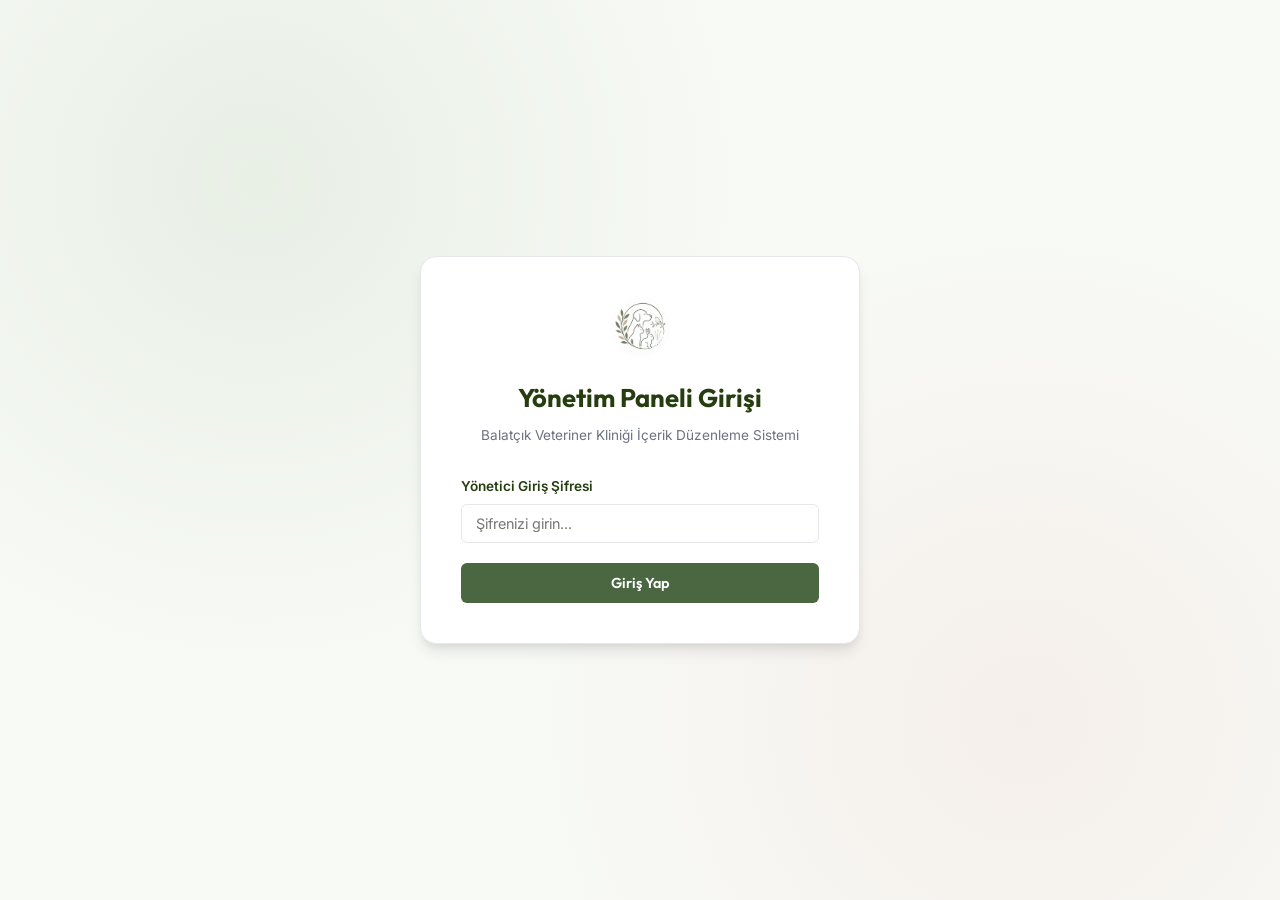
<file: admin/index.html>
<!DOCTYPE html>
<html lang="tr">
<head>
  <meta charset="utf-8" />
  <meta name="viewport" content="width=device-width, initial-scale=1.0" />
  <title>Balatçık Veteriner - Yönetim Paneli</title>
  <!-- Google Fonts (Outfit & Inter) -->
  <link href="https://fonts.googleapis.com/css2?family=Inter:wght@300;400;500;600;700&family=Outfit:wght@400;500;600;700;800;900&display=swap" rel="stylesheet">
  <!-- Core Tailwind-like variables but in custom admin.css -->
  <link rel="stylesheet" href="admin.css" />
</head>
<body>

  <!-- ═══════════════════════════════════════ -->
  <!-- LOGIN SCREEN (Giriş Ekranı)             -->
  <!-- ═══════════════════════════════════════ -->
  <div id="loginScreen" class="login-container">
    <div class="login-card">
      <div class="login-header">
        <img src="../logo.jpeg" alt="Balatçık Veteriner Logo" class="login-logo">
        <h2>Yönetim Paneli Girişi</h2>
        <p>Balatçık Veteriner Kliniği İçerik Düzenleme Sistemi</p>
      </div>
      <form id="loginForm" class="login-form">
        <div class="form-group">
          <label for="adminPassword">Yönetici Giriş Şifresi</label>
          <input type="password" id="adminPassword" placeholder="Şifrenizi girin..." required>
        </div>
        <div id="loginError" class="alert error hidden">Hatalı şifre girdiniz!</div>
        <button type="submit" class="btn btn-primary btn-block">Giriş Yap</button>
      </form>
    </div>
  </div>

  <!-- ═══════════════════════════════════════ -->
  <!-- DASHBOARD WRAPPER (Ana Panel)          -->
  <!-- ═══════════════════════════════════════ -->
  <div id="dashboardWrapper" class="dashboard-container hidden">
    <!-- Sidebar -->
    <aside class="sidebar">
      <div class="sidebar-header">
        <img src="../logo.jpeg" alt="Logo" class="sidebar-logo">
        <div class="sidebar-title">
          <h3>Balatçık Vet</h3>
          <span>Yönetici</span>
        </div>
      </div>
      <nav class="sidebar-menu">
        <a href="#about" class="menu-item active" data-target="about-section">
          <span class="icon">🎯</span> Hakkımızda
        </a>
        <a href="#services" class="menu-item" data-target="services-section">
          <span class="icon">🏥</span> Hizmetlerimiz
        </a>
        <a href="#team" class="menu-item" data-target="team-section">
          <span class="icon">🧑‍⚕️</span> Ekibimiz
        </a>
        <a href="#gallery" class="menu-item" data-target="gallery-section">
          <span class="icon">🖼️</span> Galeri Fotoğrafları
        </a>
        <a href="#faq" class="menu-item" data-target="faq-section">
          <span class="icon">❓</span> Sık Sorulan Sorular
        </a>
      </nav>
      <div class="sidebar-footer">
        <button id="logoutBtn" class="btn btn-outline btn-block">Çıkış Yap</button>
      </div>
    </aside>

    <!-- Main Content -->
    <main class="main-content">
      <!-- Topbar -->
      <header class="topbar">
        <div class="section-title-wrapper">
          <h2 id="currentSectionTitle">Hakkımızda Metinleri</h2>
          <p id="currentSectionDesc">Misyon ve vizyon açıklamalarını bu alandan güncelleyebilirsiniz.</p>
        </div>
        <div class="topbar-actions">
          <button id="saveBtn" class="btn btn-primary">
            <span class="save-icon">💾</span> Değişiklikleri Kaydet
          </button>
        </div>
      </header>

      <!-- Alerts / Status Banners -->
      <div id="statusAlert" class="alert hidden"></div>

      <!-- Main Scrollable Section Container -->
      <div class="content-body">
        
        <!-- 1. HAKKIMIZDA SECTION -->
        <section id="about-section" class="content-section">
          <div class="card">
            <div class="card-header">
              <h3>Misyonumuz & Vizyonumuz</h3>
            </div>
            <div class="card-body">
              <div class="form-group">
                <label for="aboutMission">Misyonumuz</label>
                <textarea id="aboutMission" rows="6" placeholder="Klinik misyonunu girin..."></textarea>
              </div>
              <div class="form-group">
                <label for="aboutVision">Vizyonumuz</label>
                <textarea id="aboutVision" rows="6" placeholder="Klinik vizyonunu girin..."></textarea>
              </div>
            </div>
          </div>
        </section>

        <!-- 2. HİZMETLERİMİZ SECTION -->
        <section id="services-section" class="content-section hidden">
          <div class="section-actions-bar">
            <button id="addServiceBtn" class="btn btn-outline">+ Yeni Hizmet Ekle</button>
          </div>
          <div id="servicesList" class="list-wrapper">
            <!-- Dynamically populated -->
          </div>
        </section>

        <!-- 3. EKİBİMİZ SECTION -->
        <section id="team-section" class="content-section hidden">
          <div class="section-actions-bar">
            <button id="addTeamBtn" class="btn btn-outline">+ Yeni Ekip Üyesi Ekle</button>
          </div>
          <div id="teamList" class="list-wrapper">
            <!-- Dynamically populated -->
          </div>
        </section>

        <!-- 4. GALERİ FOTOĞRAFLARI SECTION -->
        <section id="gallery-section" class="content-section hidden">
          <div class="card">
            <div class="card-header">
              <h3>Yeni Fotoğraf Ekle</h3>
            </div>
            <div class="card-body">
              <div class="upload-zone" id="uploadZone">
                <input type="file" id="galleryFileInput" accept="image/*" class="hidden-file-input">
                <div class="upload-prompt">
                  <span class="upload-icon">📤</span>
                  <p>Dosya seçmek için tıklayın veya resmi sürükleyip bırakın</p>
                  <span>Maksimum 5MB (JPEG, PNG)</span>
                </div>
              </div>
              <div id="uploadProgress" class="progress-bar-wrapper hidden">
                <div class="progress-bar">Yükleniyor... Lütfen bekleyin.</div>
              </div>
            </div>
          </div>

          <div class="card mt-4">
            <div class="card-header">
              <h3>Mevcut Fotoğraflar (<span id="galleryCount">0</span>)</h3>
            </div>
            <div class="card-body">
              <div id="galleryGrid" class="admin-gallery-grid">
                <!-- Dynamically populated -->
              </div>
            </div>
          </div>
        </section>

        <!-- 5. SSS SECTION -->
        <section id="faq-section" class="content-section hidden">
          <div class="section-actions-bar">
            <button id="addFaqBtn" class="btn btn-outline">+ Yeni Soru Ekle</button>
          </div>
          <div id="faqList" class="list-wrapper">
            <!-- Dynamically populated -->
          </div>
        </section>

      </div>
    </main>
  </div>

  <script src="admin.js"></script>
</body>
</html>
</file>
<file: admin/admin.css>
/* ═══════════════════════════════════════════════════════════
   CUSTOM ADMIN STYLING - BALATÇIK VETERİNER KLİNİĞİ
   ═══════════════════════════════════════════════════════════ */

:root {
  --primary-dark: #263E0F;
  --primary: #4A6741;
  --primary-light: #6B8F5B;
  --secondary: #FFFFFF;
  --bg-main: #F8FAF6;
  --bg-alt: #FDFBF5;
  --text-main: #1A1A1A;
  --text-muted: #6B7280;
  --accent-warm: #FFF2D5;
  --accent-gold: #C5B99A;
  
  --border-color: #E5E7EB;
  --danger-color: #EF4444;
  --danger-hover: #DC2626;
  --success-color: #10B981;
  --success-bg: #D1FAE5;
  --shadow-sm: 0 1px 3px rgba(0,0,0,0.1);
  --shadow-md: 0 4px 6px -1px rgba(0,0,0,0.1), 0 2px 4px -1px rgba(0,0,0,0.06);
  --shadow-lg: 0 10px 15px -3px rgba(0,0,0,0.1), 0 4px 6px -2px rgba(0,0,0,0.05);
  --radius-sm: 6px;
  --radius-md: 10px;
  --radius-lg: 16px;
  
  --font-heading: 'Outfit', sans-serif;
  --font-body: 'Inter', sans-serif;
}

* {
  box-sizing: border-box;
  margin: 0;
  padding: 0;
}

body {
  font-family: var(--font-body);
  color: var(--text-main);
  background-color: var(--bg-main);
  line-height: 1.5;
  min-height: 100vh;
}

h1, h2, h3, h4, h5, h6 {
  font-family: var(--font-heading);
  color: var(--primary-dark);
}

.hidden {
  display: none !important;
}

.mt-4 {
  margin-top: 1.5rem;
}

/* ═══════════════════════════════════════ */
/* BUTTONS & CONTROLS                     */
/* ═══════════════════════════════════════ */

.btn {
  display: inline-flex;
  align-items: center;
  justify-content: center;
  gap: 8px;
  font-family: var(--font-heading);
  font-weight: 600;
  font-size: 0.9rem;
  padding: 10px 20px;
  border-radius: var(--radius-sm);
  border: 1px solid transparent;
  cursor: pointer;
  transition: all 0.2s ease;
}

.btn-primary {
  background-color: var(--primary);
  color: var(--secondary);
}

.btn-primary:hover {
  background-color: var(--primary-light);
  transform: translateY(-1px);
  box-shadow: var(--shadow-md);
}

.btn-outline {
  background-color: transparent;
  border-color: var(--primary);
  color: var(--primary);
}

.btn-outline:hover {
  background-color: var(--primary);
  color: var(--secondary);
}

.btn-danger {
  background-color: var(--danger-color);
  color: var(--secondary);
}

.btn-danger:hover {
  background-color: var(--danger-hover);
}

.btn-block {
  display: flex;
  width: 100%;
}

/* ═══════════════════════════════════════ */
/* ALERTS & NOTIFICATIONS                  */
/* ═══════════════════════════════════════ */

.alert {
  padding: 12px 20px;
  border-radius: var(--radius-sm);
  margin-bottom: 20px;
  font-size: 0.9rem;
  font-weight: 500;
}

.alert.error {
  background-color: #FEE2E2;
  color: var(--danger-color);
  border: 1px solid #FCA5A5;
}

.alert.success {
  background-color: var(--success-bg);
  color: #065F46;
  border: 1px solid #6EE7B7;
}

.alert.info {
  background-color: #DBEAFE;
  color: #1E40AF;
  border: 1px solid #93C5FD;
}

/* ═══════════════════════════════════════ */
/* LOGIN PAGE                             */
/* ═══════════════════════════════════════ */

.login-container {
  display: flex;
  align-items: center;
  justify-content: center;
  min-height: 100vh;
  padding: 20px;
  background-color: var(--bg-main);
  background-image: radial-gradient(circle at 20% 20%, #E8EFE5 0%, transparent 40%),
                    radial-gradient(circle at 80% 80%, #F5EFEB 0%, transparent 40%);
}

.login-card {
  background-color: var(--secondary);
  border-radius: var(--radius-lg);
  box-shadow: var(--shadow-lg);
  padding: 40px;
  width: 100%;
  max-width: 440px;
  border: 1px solid var(--border-color);
}

.login-header {
  text-align: center;
  margin-bottom: 30px;
}

.login-logo {
  height: 60px;
  margin-bottom: 16px;
  border-radius: 50%;
  object-fit: cover;
}

.login-header h2 {
  font-size: 1.6rem;
  margin-bottom: 8px;
}

.login-header p {
  color: var(--text-muted);
  font-size: 0.85rem;
}

.form-group {
  margin-bottom: 20px;
  display: flex;
  flex-direction: column;
  gap: 8px;
}

.form-group label {
  font-size: 0.85rem;
  font-weight: 600;
  color: var(--primary-dark);
}

.form-group input,
.form-group textarea,
.form-group select {
  width: 100%;
  padding: 10px 14px;
  font-family: var(--font-body);
  font-size: 0.9rem;
  border: 1px solid var(--border-color);
  border-radius: var(--radius-sm);
  background-color: var(--secondary);
  color: var(--text-main);
  outline: none;
  transition: border-color 0.2s ease;
}

.form-group input:focus,
.form-group textarea:focus,
.form-group select:focus {
  border-color: var(--primary);
}

/* ═══════════════════════════════════════ */
/* DASHBOARD LAYOUT                       */
/* ═══════════════════════════════════════ */

.dashboard-container {
  display: flex;
  min-height: 100vh;
}

/* Sidebar */
.sidebar {
  width: 260px;
  background-color: var(--primary-dark);
  color: var(--secondary);
  display: flex;
  flex-direction: column;
  flex-shrink: 0;
}

.sidebar-header {
  padding: 24px;
  display: flex;
  align-items: center;
  gap: 12px;
  border-bottom: 1px solid rgba(255,255,255,0.08);
}

.sidebar-logo {
  height: 40px;
  width: 40px;
  border-radius: 50%;
  object-fit: cover;
}

.sidebar-title h3 {
  color: var(--secondary);
  font-size: 1.1rem;
  line-height: 1.2;
}

.sidebar-title span {
  font-size: 0.75rem;
  color: var(--accent-gold);
  text-transform: uppercase;
  letter-spacing: 1px;
}

.sidebar-menu {
  padding: 24px 16px;
  display: flex;
  flex-direction: column;
  gap: 8px;
  flex-grow: 1;
}

.menu-item {
  display: flex;
  align-items: center;
  gap: 12px;
  color: rgba(255,255,255,0.7);
  text-decoration: none;
  font-size: 0.9rem;
  font-weight: 500;
  padding: 12px 16px;
  border-radius: var(--radius-sm);
  transition: all 0.2s ease;
}

.menu-item:hover {
  color: var(--secondary);
  background-color: rgba(255,255,255,0.05);
}

.menu-item.active {
  color: var(--secondary);
  background-color: var(--primary);
  font-weight: 600;
}

.menu-item .icon {
  font-size: 1.1rem;
}

.sidebar-footer {
  padding: 24px 16px;
  border-top: 1px solid rgba(255,255,255,0.08);
}

#logoutBtn {
  border-color: rgba(255,255,255,0.3);
  color: var(--secondary);
}

#logoutBtn:hover {
  background-color: rgba(255,255,255,0.1);
}

/* Main Content Area */
.main-content {
  flex-grow: 1;
  display: flex;
  flex-direction: column;
  overflow-x: hidden;
  height: 100vh;
}

/* Topbar */
.topbar {
  background-color: var(--secondary);
  border-bottom: 1px solid var(--border-color);
  padding: 16px 30px;
  display: flex;
  justify-content: space-between;
  align-items: center;
  flex-shrink: 0;
}

.section-title-wrapper h2 {
  font-size: 1.4rem;
  margin-bottom: 2px;
}

.section-title-wrapper p {
  color: var(--text-muted);
  font-size: 0.85rem;
}

/* Content Body */
.content-body {
  padding: 30px;
  overflow-y: auto;
  flex-grow: 1;
  background-color: var(--bg-main);
}

.content-section {
  max-width: 1000px;
  margin: 0 auto;
}

/* Card layout */
.card {
  background-color: var(--secondary);
  border-radius: var(--radius-md);
  box-shadow: var(--shadow-sm);
  border: 1px solid var(--border-color);
  margin-bottom: 24px;
}

.card-header {
  padding: 16px 24px;
  border-bottom: 1px solid var(--border-color);
  display: flex;
  justify-content: space-between;
  align-items: center;
}

.card-header h3 {
  font-size: 1.1rem;
  font-weight: 700;
}

.card-body {
  padding: 24px;
}

/* ═══════════════════════════════════════ */
/* LIST & ITEM CARD STYLES                */
/* ═══════════════════════════════════════ */

.section-actions-bar {
  display: flex;
  justify-content: flex-end;
  margin-bottom: 20px;
}

.list-wrapper {
  display: flex;
  flex-direction: column;
  gap: 16px;
}

.item-card {
  background-color: var(--secondary);
  border-radius: var(--radius-md);
  box-shadow: var(--shadow-sm);
  border: 1px solid var(--border-color);
  padding: 20px;
  position: relative;
  transition: box-shadow 0.2s ease;
}

.item-card:hover {
  box-shadow: var(--shadow-md);
}

.item-card-header {
  display: flex;
  justify-content: space-between;
  align-items: center;
  margin-bottom: 16px;
  border-bottom: 1px solid #F3F4F6;
  padding-bottom: 10px;
}

.item-card-index {
  font-size: 0.8rem;
  font-weight: 700;
  text-transform: uppercase;
  color: var(--text-muted);
}

.item-card-fields {
  display: grid;
  grid-template-columns: 1fr;
  gap: 16px;
}

.fields-row-2 {
  display: grid;
  grid-template-columns: 1fr 1fr;
  gap: 16px;
}

@media (max-width: 768px) {
  .fields-row-2 {
    grid-template-columns: 1fr;
  }
}

/* Image preview field */
.image-upload-wrapper {
  display: flex;
  align-items: center;
  gap: 16px;
}

.image-preview-box {
  width: 70px;
  height: 70px;
  border-radius: var(--radius-sm);
  border: 1px solid var(--border-color);
  background-color: #F3F4F6;
  display: flex;
  align-items: center;
  justify-content: center;
  overflow: hidden;
  flex-shrink: 0;
}

.image-preview-box img {
  width: 100%;
  height: 100%;
  object-fit: cover;
}

.image-preview-box span {
  font-size: 1.5rem;
}

/* ═══════════════════════════════════════ */
/* GALLERY UPLOADER & GRID                */
/* ═══════════════════════════════════════ */

.upload-zone {
  border: 2px dashed var(--primary-light);
  background-color: rgba(74, 103, 65, 0.02);
  border-radius: var(--radius-md);
  padding: 40px;
  text-align: center;
  cursor: pointer;
  transition: all 0.2s ease;
  position: relative;
}

.upload-zone:hover {
  background-color: rgba(74, 103, 65, 0.05);
  border-color: var(--primary);
}

.hidden-file-input {
  position: absolute;
  top: 0;
  left: 0;
  width: 100%;
  height: 100%;
  opacity: 0;
  cursor: pointer;
}

.upload-prompt {
  display: flex;
  flex-direction: column;
  align-items: center;
  gap: 10px;
}

.upload-icon {
  font-size: 2.5rem;
}

.upload-prompt p {
  font-size: 1rem;
  font-weight: 600;
  color: var(--primary-dark);
}

.upload-prompt span {
  font-size: 0.8rem;
  color: var(--text-muted);
}

.progress-bar-wrapper {
  margin-top: 20px;
  background-color: #E5E7EB;
  border-radius: var(--radius-sm);
  height: 30px;
  overflow: hidden;
  display: flex;
  align-items: center;
  justify-content: center;
}

.progress-bar {
  background-color: var(--primary);
  color: var(--secondary);
  font-weight: 600;
  font-size: 0.85rem;
  text-align: center;
  padding: 4px 10px;
  width: 100%;
}

.admin-gallery-grid {
  display: grid;
  grid-template-columns: repeat(auto-fill, minmax(160px, 1fr));
  gap: 16px;
}

.gallery-card {
  position: relative;
  border-radius: var(--radius-sm);
  border: 1px solid var(--border-color);
  overflow: hidden;
  aspect-ratio: 1;
}

.gallery-card img {
  width: 100%;
  height: 100%;
  object-fit: cover;
}

.gallery-card-actions {
  position: absolute;
  top: 6px;
  right: 6px;
}

.btn-icon-danger {
  width: 32px;
  height: 32px;
  border-radius: 50%;
  background-color: rgba(239, 68, 68, 0.9);
  color: var(--secondary);
  border: none;
  cursor: pointer;
  display: flex;
  align-items: center;
  justify-content: center;
  font-size: 1.1rem;
  transition: background-color 0.2s ease;
}

.btn-icon-danger:hover {
  background-color: var(--danger-hover);
}

/* ═══════════════════════════════════════ */
/* RESPONSIVE LAYOUT                      */
/* ═══════════════════════════════════════ */

@media (max-width: 900px) {
  .dashboard-container {
    flex-direction: column;
  }
  .sidebar {
    width: 100%;
    height: auto;
  }
  .sidebar-menu {
    flex-direction: row;
    overflow-x: auto;
    padding: 12px;
    gap: 12px;
  }
  .menu-item {
    padding: 8px 16px;
    white-space: nowrap;
  }
  .main-content {
    height: auto;
  }
  .content-body {
    padding: 16px;
  }
}
</file>
